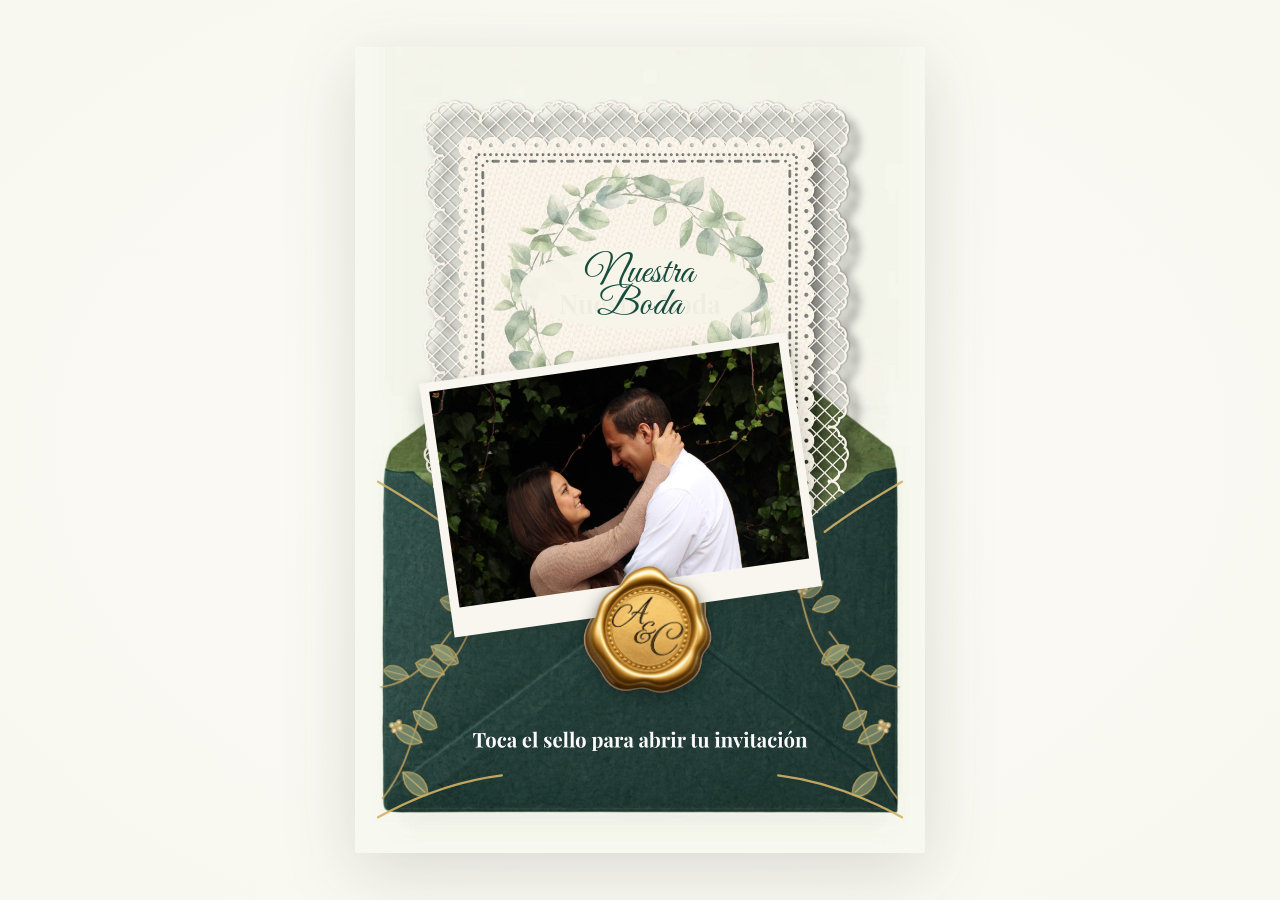
<file: index.html>
<!doctype html>
<html lang="es">
  <head>
    <meta charset="utf-8" />
    <meta name="viewport" content="width=device-width, initial-scale=1" />
    <meta name="theme-color" content="#f8f7f0" />
    <meta name="description" content="Toca el sello para abrir la invitación de Adriana y Cristian." />
    <title>Adriana &amp; Cristian · Toca el sello</title>
    <link rel="preconnect" href="https://fonts.googleapis.com" />
    <link rel="preconnect" href="https://fonts.gstatic.com" crossorigin />
    <link href="https://fonts.googleapis.com/css2?family=Great+Vibes&display=swap" rel="stylesheet" />
    <link rel="preload" as="image" href="assets/images/portada-sobre-arandelas.jpg" />
    <link rel="preload" as="image" href="assets/images/sello.png" />
    <link rel="preload" as="image" href="assets/images/foto-portada-optimizada.jpeg" fetchpriority="high" />
    <link rel="stylesheet" href="portada.css?v=20261119-portada-9" />
    <script src="portada.js?v=apertura-4" defer></script>
  </head>
  <body>
    <a class="skip-link" href="invitacion.html">Saltar la animación y abrir la invitación</a>
    <main class="entry-page">
      <div class="cover" id="portada">
        <img
          class="cover-art"
          src="assets/images/portada-sobre-arandelas.jpg"
          alt="Sobre verde botánico con una invitación de encaje, la fotografía de Adriana y Cristian y un sello dorado."
          width="990"
          height="1400"
          fetchpriority="high"
          draggable="false"
        />
        <div class="cover-title-patch" aria-hidden="true"><span>Nuestra</span><span>Boda</span></div>
        <svg class="envelope-foliage" viewBox="0 0 990 1400" preserveAspectRatio="none" aria-hidden="true">
          <defs>
            <clipPath id="side-foliage-area">
              <rect x="35" y="720" width="225" height="620"/>
              <rect x="730" y="720" width="225" height="620"/>
            </clipPath>
            <mask id="keep-photo-clear" maskUnits="userSpaceOnUse" x="0" y="0" width="990" height="1400">
              <rect width="990" height="1400" fill="#fff"/>
              <path d="M160 580 665 510 755 895 218 985Z" fill="#000"/>
            </mask>
            <g id="gold-leaf">
              <path d="M0 0C-18-28-51-31-63-10-46 15-20 17 0 0Z" fill="#95a27c" fill-opacity=".72" stroke="#cfad64" stroke-width="2.5"/>
              <path d="M-57-10Q-29-5 0 0" fill="none" stroke="#dfc27a" stroke-width="2" stroke-linecap="round"/>
            </g>
            <g id="gold-blossom" fill="#f1e7ca" stroke="#c5a45e" stroke-width="2">
              <circle cx="0" cy="0" r="6"/><circle cx="-7" cy="-2" r="4"/><circle cx="5" cy="-7" r="4"/><circle cx="7" cy="3" r="4"/><circle cx="-3" cy="7" r="4"/>
              <circle cx="0" cy="0" r="2.2" fill="#c5a45e"/>
            </g>
          </defs>
          <g fill="none" stroke="#d2b267" stroke-width="4" stroke-linecap="round" stroke-linejoin="round" opacity=".9">
            <path d="M40 755C100 790 145 820 174 842M282 908C320 932 370 955 405 965"/>
            <path d="M950 755C890 790 845 820 816 842M708 908C670 932 620 955 585 965"/>
            <path d="M40 1338C105 1302 175 1275 255 1265"/>
            <path d="M950 1338C885 1302 815 1275 735 1265"/>
          </g>
          <g clip-path="url(#side-foliage-area)" mask="url(#keep-photo-clear)" fill="none" stroke="#c1a25e" stroke-width="3" stroke-linecap="round" stroke-linejoin="round" opacity=".92">
            <path d="M48 1305C112 1224 95 1154 158 1080S205 950 245 858"/>
            <path d="M45 1112C103 1104 132 1063 166 1016"/>
            <use href="#gold-leaf" transform="translate(83 1260) rotate(212) scale(.9)"/>
            <use href="#gold-leaf" transform="translate(116 1208) rotate(18) scale(.86)"/>
            <use href="#gold-leaf" transform="translate(101 1154) rotate(205) scale(.78)"/>
            <use href="#gold-leaf" transform="translate(155 1090) rotate(12) scale(.84)"/>
            <use href="#gold-leaf" transform="translate(138 1040) rotate(207) scale(.8)"/>
            <use href="#gold-leaf" transform="translate(195 977) rotate(10) scale(.78)"/>
            <use href="#gold-leaf" transform="translate(177 928) rotate(204) scale(.72)"/>
            <use href="#gold-leaf" transform="translate(228 875) rotate(13) scale(.68)"/>
            <use href="#gold-leaf" transform="translate(93 1093) rotate(4) scale(.7)"/>
            <use href="#gold-leaf" transform="translate(132 1041) rotate(198) scale(.68)"/>
            <use href="#gold-blossom" transform="translate(71 1180)"/>
            <use href="#gold-blossom" transform="translate(212 943) scale(.8)"/>
            <g transform="translate(990 0) scale(-1 1)">
              <path d="M48 1305C112 1224 95 1154 158 1080S205 950 245 858"/>
              <path d="M45 1112C103 1104 132 1063 166 1016"/>
              <use href="#gold-leaf" transform="translate(83 1260) rotate(212) scale(.9)"/>
              <use href="#gold-leaf" transform="translate(116 1208) rotate(18) scale(.86)"/>
              <use href="#gold-leaf" transform="translate(101 1154) rotate(205) scale(.78)"/>
              <use href="#gold-leaf" transform="translate(155 1090) rotate(12) scale(.84)"/>
              <use href="#gold-leaf" transform="translate(138 1040) rotate(207) scale(.8)"/>
              <use href="#gold-leaf" transform="translate(195 977) rotate(10) scale(.78)"/>
              <use href="#gold-leaf" transform="translate(177 928) rotate(204) scale(.72)"/>
              <use href="#gold-leaf" transform="translate(228 875) rotate(13) scale(.68)"/>
              <use href="#gold-leaf" transform="translate(93 1093) rotate(4) scale(.7)"/>
              <use href="#gold-leaf" transform="translate(132 1041) rotate(198) scale(.68)"/>
              <use href="#gold-blossom" transform="translate(71 1180)"/>
              <use href="#gold-blossom" transform="translate(212 943) scale(.8)"/>
            </g>
          </g>
        </svg>
        <figure class="cover-photo-card">
          <img src="assets/images/foto-portada-optimizada.jpeg" alt="Adriana y Cristian abrazados bajo el follaje" width="1200" height="1800" fetchpriority="high" draggable="false" />
        </figure>
        <button class="seal-button" id="open-invitation" type="button" aria-label="Tocar el sello para abrir la invitación">
          <img class="seal-image" src="assets/images/sello.png" alt="" aria-hidden="true" draggable="false" />
          <span class="seal-light" aria-hidden="true"></span>
        </button>
        <p class="screen-reader-only" id="opening-status" role="status" aria-live="polite"></p>
      </div>
    </main>
  </body>
</html>
</file>
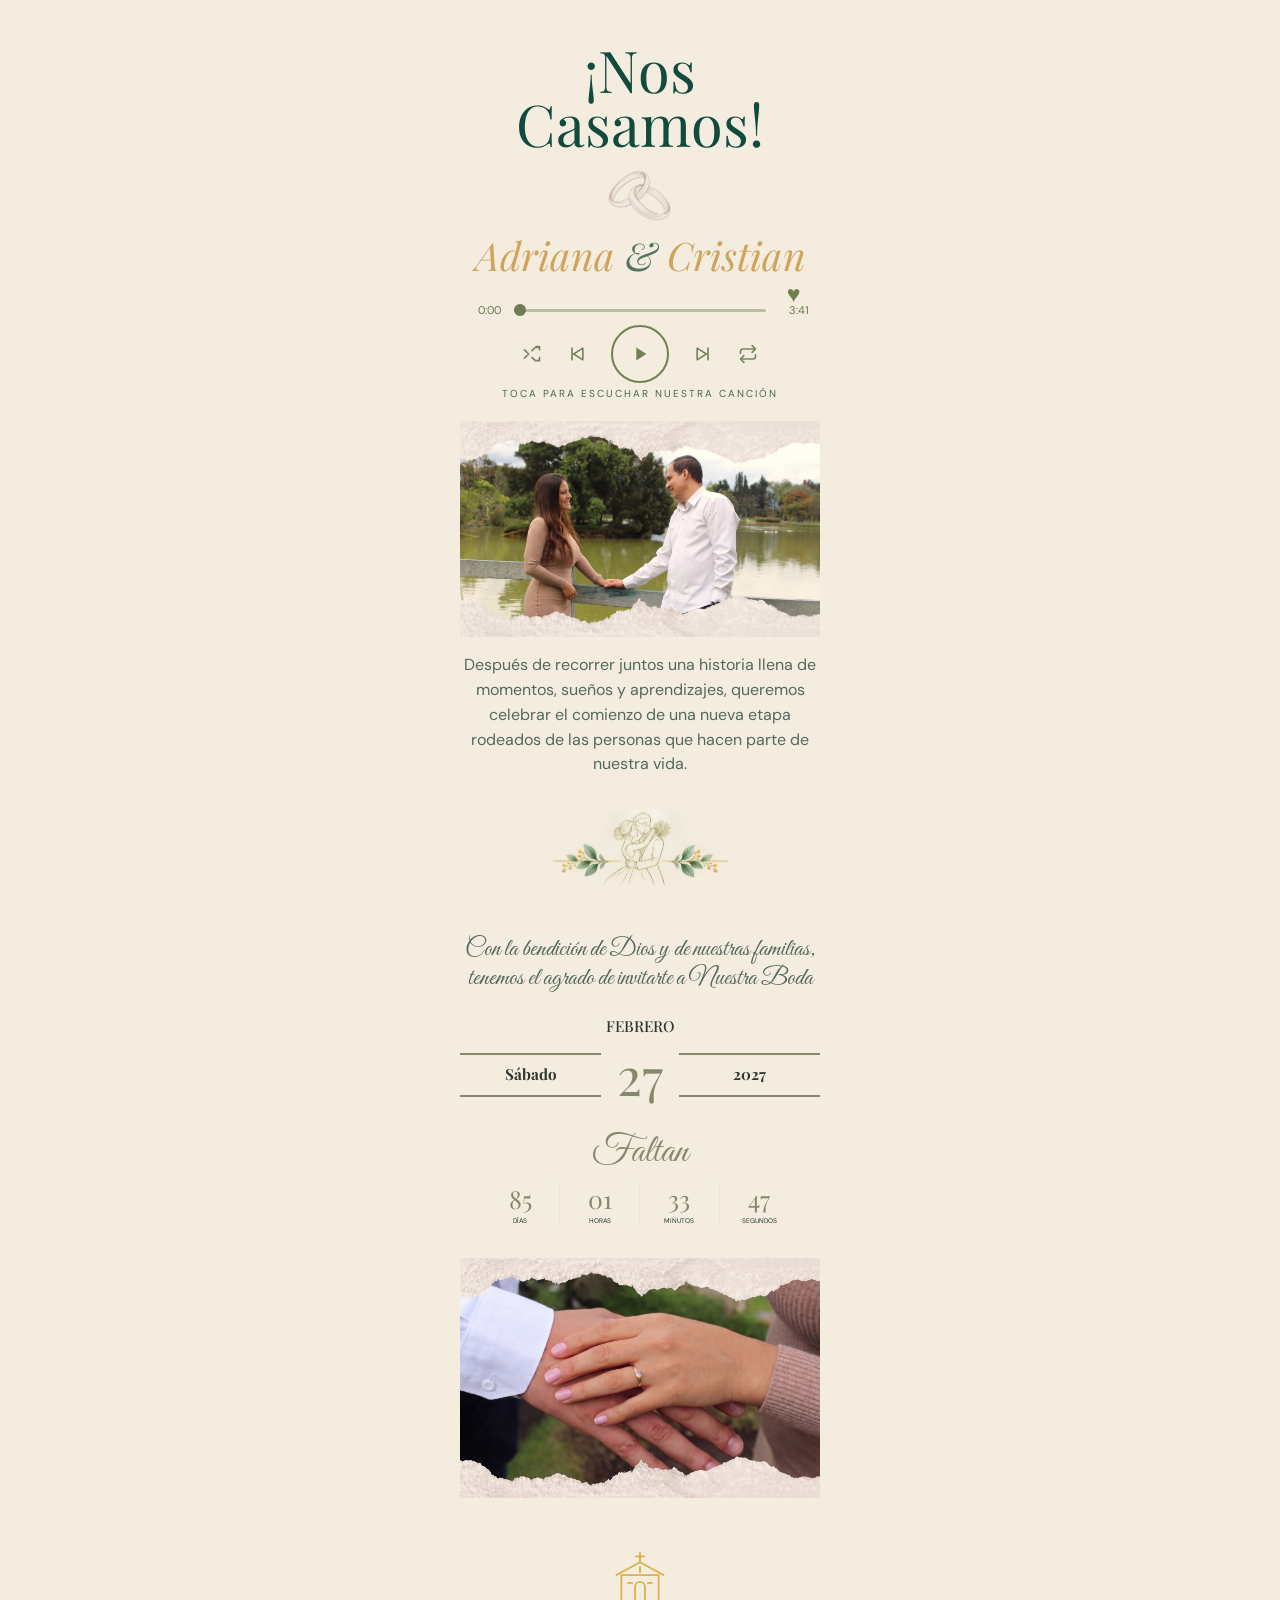
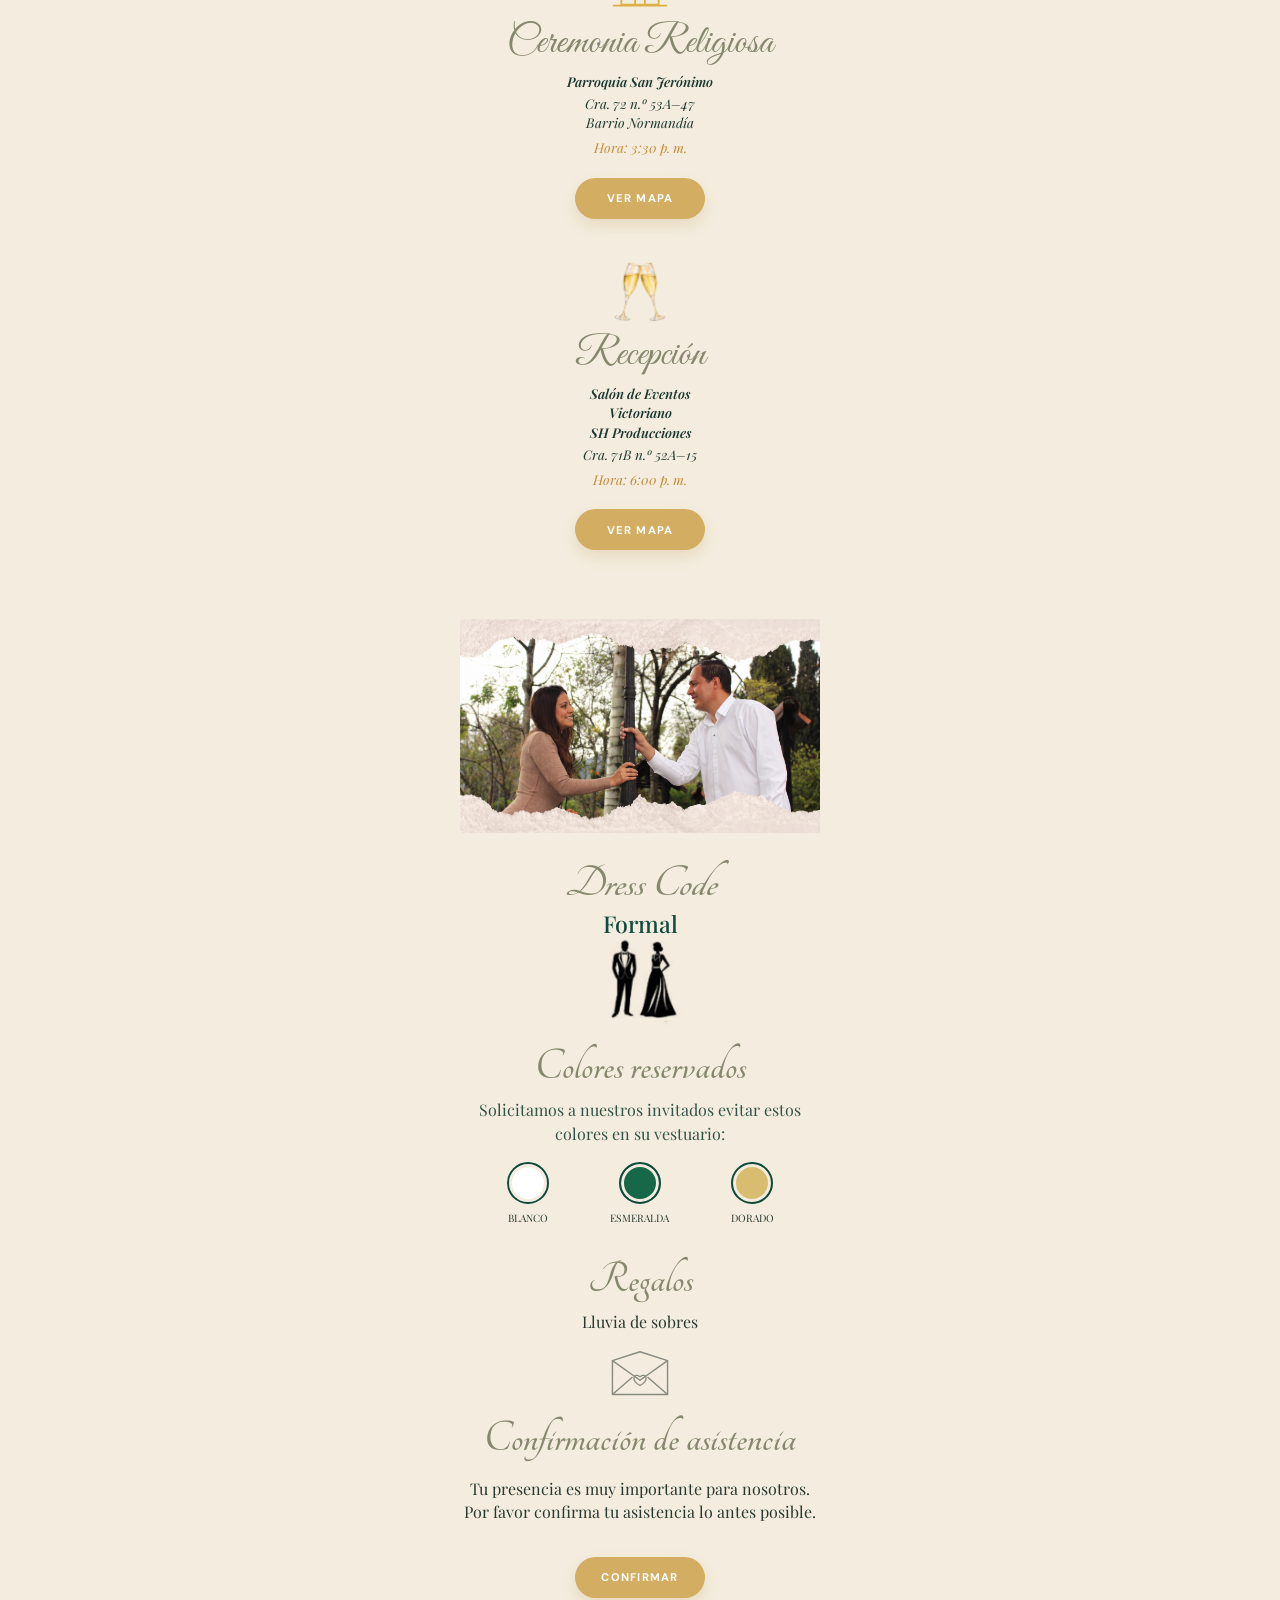
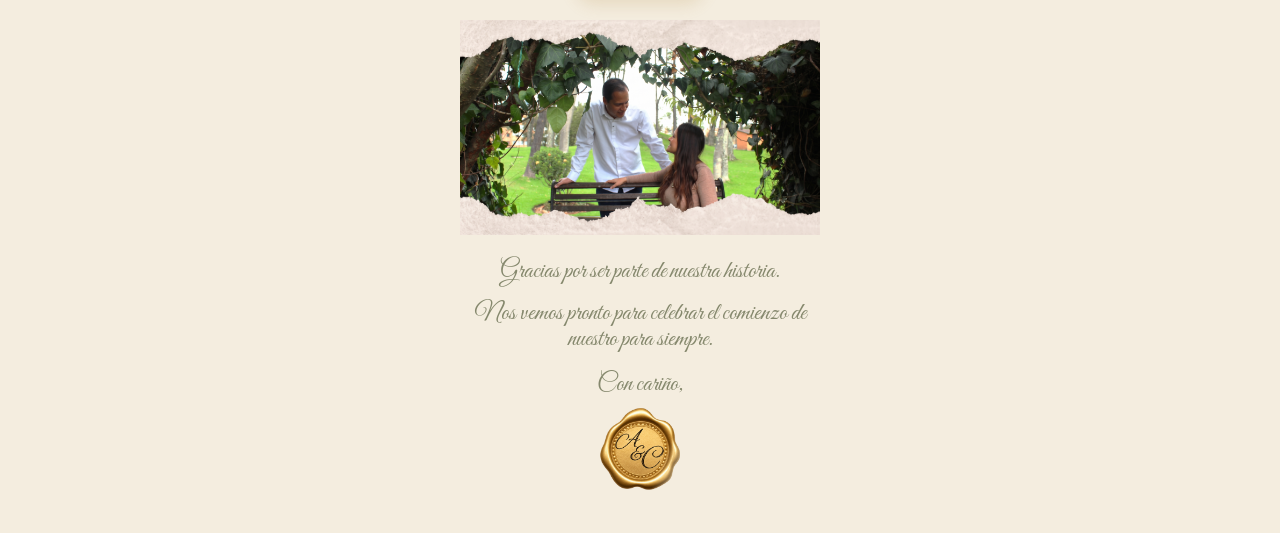
<file: invitacion.html>
<!doctype html>
<html lang="es">
  <head>
    <meta charset="utf-8" />
    <meta name="viewport" content="width=device-width, initial-scale=1" />
    <meta name="theme-color" content="#f4eddf" />
    <meta name="description" content="Adriana y Cristian se casan. Acompáñanos a celebrar este día tan especial el 27 de febrero de 2027." />
    <title>Adriana & Cristian · Nos casamos</title>
    <link rel="preconnect" href="https://fonts.googleapis.com" />
    <link rel="preconnect" href="https://fonts.gstatic.com" crossorigin />
    <link href="https://fonts.googleapis.com/css2?family=DM+Sans:wght@400;500;600;700&family=Great+Vibes&family=Playfair+Display:ital,wght@0,400;0,500;0,600;1,400;1,500&family=Tangerine:wght@400;700&display=swap" rel="stylesheet" />
    <link rel="stylesheet" href="styles.css?v=20261119-28" />
    <script src="script.js?v=55" defer></script>
  </head>
  <body>
    <a class="skip-link" href="#contenido">Saltar al contenido</a>
    <main class="invitation" id="contenido">
      <section class="cover" id="inicio" aria-labelledby="hero-title">
        <h1 id="hero-title"><span>¡Nos</span><span>Casamos!</span></h1>
        <img class="cover-rings" src="assets/images/anillos.png" alt="" />
        <p class="couple-names">Adriana <span>&</span> Cristian</p>

        <div class="music-player" aria-label="Reproductor de la canción de los novios">
          <span class="music-heart" aria-hidden="true">♥</span>
          <div class="music-timeline">
            <span class="music-time" id="song-elapsed">0:52</span>
            <input class="music-progress" id="song-progress" type="range" min="0" max="100" value="0" aria-label="Progreso de la canción" />
            <span class="music-time" id="song-duration">--:--</span>
          </div>
          <div class="music-controls" aria-label="Controles de reproducción">
            <button class="minor-control" id="music-shuffle" type="button" aria-label="Activar modo aleatorio" aria-pressed="false"><svg viewBox="0 0 24 24" aria-hidden="true"><path d="M17 3h4v4M3 17l5-5m4-4 4-4m1 0h4M3 7l5 5m4 4 4 4m1 0h4v-4"/></svg></button>
            <button class="minor-control" id="music-back" type="button" aria-label="Retroceder diez segundos"><svg viewBox="0 0 24 24" aria-hidden="true"><path d="M19 5v14L8 12l11-7ZM6 5v14"/></svg></button>
            <button class="music-button" id="music-toggle" type="button" aria-label="Reproducir canción" aria-pressed="false"><svg id="music-icon" viewBox="0 0 24 24" aria-hidden="true"><path d="m8 5 11 7-11 7z"/></svg></button>
            <button class="minor-control" id="music-forward" type="button" aria-label="Avanzar diez segundos"><svg viewBox="0 0 24 24" aria-hidden="true"><path d="M5 5v14l11-7L5 5Zm13 0v14"/></svg></button>
            <button class="minor-control" id="music-repeat" type="button" aria-label="Repetir canción" aria-pressed="false"><svg viewBox="0 0 24 24" aria-hidden="true"><path d="M17 2l4 4-4 4M3 11V9a3 3 0 0 1 3-3h15M7 22l-4-4 4-4m14-1v2a3 3 0 0 1-3 3H3"/></svg></button>
          </div>
          <p class="music-status" id="music-status" aria-live="polite">Toca para escuchar nuestra canción</p>
        </div>
        <audio id="wedding-song" preload="auto" playsinline src="assets/audio/por-toda-la-vida.mp3#t=52"></audio>

        <figure class="photo photo-cover"><img src="assets/images/pareja-lago.jpeg" alt="Adriana y Cristian juntos junto al lago" fetchpriority="high" /></figure>
        <p class="cover-intro">Después de recorrer juntos una historia llena de momentos, sueños y aprendizajes, queremos celebrar el comienzo de una nueva etapa rodeados de las personas que hacen parte de nuestra vida.</p>
        <img class="couple-illustration" src="assets/images/ilustracion-pareja.png" alt="" />
      </section>

      <section class="date-section" id="celebracion" aria-labelledby="date-title">
        <p class="invitation-words"><span class="blessing">Con la bendición de Dios y de nuestras familias,</span><br />tenemos el agrado de invitarte a Nuestra Boda</p>
        <p class="date-month">Febrero</p>
        <h2 id="date-title"><span class="date-weekday">Sábado</span><strong>27</strong><span class="date-year">2027</span></h2>
        <p class="date-month countdown-label">Faltan</p>
        <div class="countdown" aria-label="Cuenta regresiva para la boda">
          <div><strong id="days">—</strong><span>días</span></div>
          <div><strong id="hours">—</strong><span>horas</span></div>
          <div><strong id="minutes">—</strong><span>minutos</span></div>
          <div><strong id="seconds">—</strong><span>segundos</span></div>
        </div>

        <figure class="photo photo-countdown"><img src="assets/images/foto-anillo.jpeg" alt="El anillo de compromiso de Adriana en sus manos entrelazadas con Cristian" loading="lazy" /></figure>

        <article class="event-card" id="iglesia">
          <svg class="event-icon church-icon" viewBox="0 0 64 64" aria-hidden="true"><path d="M32 4v9M28 8h8M8 27l24-13 24 13M13 27h38v30H13zM27 57V39a5 5 0 0 1 10 0v18M20 35h4m16 0h4M32 19v5" fill="none" stroke="currentColor" stroke-linecap="round" stroke-linejoin="round" stroke-width="1.8"/><path d="M5 58h54" fill="none" stroke="currentColor" stroke-linecap="round" stroke-width="1.8"/></svg>
          <h3 class="event-section-title">Ceremonia Religiosa</h3>
          <p class="venue">Parroquia San Jerónimo</p>
          <p class="address">Cra. 72 n.º 53A–47<br />Barrio Normandía</p>
          <p class="event-time">Hora: 3:30 p. m.</p>
          <a class="button-map" data-link="church" href="#iglesia">Ver mapa</a>
        </article>

        <article class="event-card reception-card" id="recepcion">
          <img class="event-icon" src="assets/images/copas.png" alt="" />
          <h3 class="event-section-title">Recepción</h3>
          <p class="venue">Salón de Eventos<br />Victoriano<br />SH Producciones</p>
          <p class="address">Cra. 71B n.º 52A–15</p>
          <p class="event-time">Hora: 6:00 p. m.</p>
          <a class="button-map" data-link="reception" href="#recepcion">Ver mapa</a>
        </article>
      </section>

      <section class="attire-section" id="detalles" aria-labelledby="attire-title">
        <figure class="photo photo-attire"><img src="assets/images/pareja-arbol.jpeg" alt="Adriana y Cristian compartiendo una sonrisa en el parque" loading="lazy" /></figure>
        <h2 id="attire-title"><em>Dress Code</em><br /><span class="attire-formal">Formal</span><img class="attire-icon" src="assets/images/formal.png" alt="Pareja con vestimenta formal" /></h2>
        <h3 class="script-heading">Colores reservados</h3>
        <p class="attire-copy">Solicitamos a nuestros invitados evitar estos colores en su vestuario:</p>
        <div class="reserved-colors" aria-label="Colores reservados: blanco, esmeralda y dorado">
          <div class="reserved-color"><span class="swatch swatch-white"></span><p>Blanco</p></div>
          <div class="reserved-color"><span class="swatch swatch-emerald"></span><p>Esmeralda</p></div>
          <div class="reserved-color"><span class="swatch swatch-gold"></span><p>Dorado</p></div>
        </div>

        <div class="gift-note">
          <h3 class="script-heading">Regalos</h3>
          <p>Lluvia de sobres</p>
          <svg class="envelope-icon" viewBox="0 0 72 56" aria-hidden="true"><path d="M5 13 36 3l31 10v38H5zM5 13l31 22 31-22M5 51l22-19m40 19L45 32" fill="none" stroke="currentColor" stroke-linecap="round" stroke-linejoin="round" stroke-width="1.6"/><path d="M36 31c-7-5-11 4 0 10 11-6 7-15 0-10Z" fill="none" stroke="currentColor" stroke-width="1.4"/></svg>
        </div>
      </section>

      <section class="rsvp-section" id="confirmacion" aria-labelledby="rsvp-title">
        <h3 id="rsvp-title" class="script-heading rsvp-heading">Confirmación de asistencia</h3>
        <p class="rsvp-copy">Tu presencia es muy importante para nosotros.<br />Por favor confirma tu asistencia lo antes posible.</p>
        <a class="button-confirm" data-link="rsvp" href="#confirmacion">Confirmar</a>
        <figure class="photo photo-finale"><img src="assets/images/pareja-banca.jpeg" alt="Adriana y Cristian compartiendo un momento en una banca del parque" loading="lazy" /></figure>
        <p class="thank-you">Gracias por ser parte de nuestra historia.</p>
        <p class="thank-you-followup">Nos vemos pronto para celebrar el comienzo de nuestro para siempre.</p>
        <p class="with-love">Con cariño,</p>
        <span class="seal-shine">
          <img class="seal" src="assets/images/sello.png" alt="Sello dorado con las iniciales A y C" loading="lazy" />
        </span>
      </section>
    </main>
  </body>
</html>
</file>
<file: portada.css>
:root {
  color-scheme: light;
  --paper: #f8f7f0;
  --green: #174d3f;
  --sage: #b7cca4;
  --gold: #e6c66c;
  --sweep-time: .6s;
}

* { box-sizing: border-box; }

html,
body { min-height: 100%; }

body {
  min-height: 100vh;
  min-height: 100svh;
  margin: 0;
  display: grid;
  place-items: center;
  overflow-x: hidden;
  background:
    radial-gradient(ellipse at center, #fffdf7 0%, #faf9f3 46%, var(--paper) 100%);
  color: var(--green);
}

.entry-page {
  width: 100%;
  display: grid;
  place-items: center;
  padding: 14px 12px;
}

.cover {
  position: relative;
  width: min(100%, 570px);
  line-height: 0;
  isolation: isolate;
  filter: drop-shadow(0 18px 35px rgb(43 57 37 / 15%));
}

.cover-art {
  position: relative;
  z-index: 0;
  display: block;
  width: 100%;
  height: auto;
  aspect-ratio: 990 / 1400;
  border-radius: 2px;
  user-select: none;
  -webkit-user-drag: none;
}

.cover-title-patch {
  position: absolute;
  z-index: 1;
  top: 25%;
  left: 29%;
  width: 42%;
  height: 10%;
  display: grid;
  align-content: center;
  justify-items: center;
  border-radius: 50%;
  background: radial-gradient(ellipse, rgb(247 244 233 / 96%) 0 68%, rgb(247 244 233 / 78%) 84%, rgb(247 244 233 / 0%) 100%);
  color: #174d3f;
  font-family: "Great Vibes", cursive;
  font-size: clamp(1.6rem, 6vw, 2.5rem);
  line-height: .8;
  white-space: nowrap;
  text-align: center;
  pointer-events: none;
}

.cover-title-patch span { display: block; }

.cover-photo-card {
  position: absolute;
  z-index: 2;
  top: 38.5%;
  left: 14%;
  width: 65%;
  aspect-ratio: 1.45;
  margin: 0;
  padding: 1.5% 1.5% 5%;
  background: #f8f6ef;
  box-shadow: 0 7px 18px rgb(39 47 32 / 24%);
  transform: rotate(-8deg);
  pointer-events: none;
}

.cover-photo-card img { width: 100%; height: 100%; object-fit: cover; object-position: 50% 45%; }
.cover.is-opening .cover-photo-card { animation: card-lift .55s cubic-bezier(.2, .75, .3, 1) .2s both; }

.envelope-foliage {
  position: absolute;
  z-index: 1;
  inset: 0;
  width: 100%;
  height: 100%;
  pointer-events: none;
}

.seal-image {
  position: absolute;
  inset: 0;
  display: block;
  width: 100%;
  height: 100%;
  object-fit: contain;
  transform-origin: center;
  filter: drop-shadow(0 6px 10px rgba(0, 0, 0, .35)) drop-shadow(0 2px 3px rgba(60, 40, 10, .4));
  transition: transform .35s cubic-bezier(.34, 1.56, .64, 1), filter .3s ease;
  animation: seal-pulse 4s ease-in-out 1.2s infinite;
  will-change: transform, filter;
  pointer-events: none;
}

.lace-frame {
  position: absolute;
  z-index: 1;
  inset: 0;
  display: block;
  width: 100%;
  height: 100%;
  pointer-events: none;
  user-select: none;
}

.seal-button {
  position: absolute;
  z-index: 4;
  top: 72.15%;
  left: 51.5%;
  width: 24.6%;
  aspect-ratio: 1;
  transform: translate(-50%, -50%);
  padding: 0;
  overflow: visible;
  border: 0;
  border-radius: 50%;
  background: transparent;
  cursor: pointer;
  touch-action: manipulation;
  -webkit-tap-highlight-color: transparent;
}

.seal-button::after {
  position: absolute;
  z-index: 3;
  inset: 0;
  content: "";
  opacity: 0;
  pointer-events: none;
  background: linear-gradient(112deg, transparent 36%, rgb(255 250 221 / 78%) 49%, rgb(255 255 255 / 24%) 54%, transparent 66%);
  background-size: 230% 100%;
  -webkit-mask: url("assets/images/sello.png") center / contain no-repeat;
  mask: url("assets/images/sello.png") center / contain no-repeat;
  animation: seal-shimmer 4.2s ease-in-out 1.4s infinite;
}

.seal-button:hover .seal-image {
  animation: none;
  transform: scale(1.06) rotate(-3deg);
  filter: drop-shadow(0 12px 18px rgba(0, 0, 0, .4));
}

.seal-button:active .seal-image {
  animation: none;
  transform: scale(.95);
  filter: drop-shadow(0 2px 4px rgba(0, 0, 0, .5));
}

.seal-button:focus-visible {
  outline: 3px solid #fff8d8;
  outline-offset: 4px;
  box-shadow: 0 0 0 7px rgb(23 77 63 / 75%);
}

.seal-button:disabled { cursor: wait; }

.seal-light {
  position: absolute;
  pointer-events: none;
  opacity: 0;
}

.seal-light {
  z-index: 2;
  inset: -9%;
  border-radius: 50%;
  background: conic-gradient(
    from 0deg,
    #fffbe7 0deg,
    #fffbe7 5deg,
    #f4dc91 12deg,
    #d4e4bd 20deg,
    rgb(255 251 231 / 52%) 28deg,
    transparent 40deg 360deg
  );
  -webkit-mask: radial-gradient(farthest-side, transparent calc(100% - 8px), #000 calc(100% - 5px));
  mask: radial-gradient(farthest-side, transparent calc(100% - 8px), #000 calc(100% - 5px));
  filter: none;
  transform: rotate(0deg);
  will-change: transform;
}

.seal-button.is-opening .seal-light {
  opacity: 1;
  animation: seal-spin var(--sweep-time) linear both;
}

.seal-button.is-opening::after { animation: none; opacity: 0; }
.cover.is-opening .seal-image { animation: seal-lift .36s cubic-bezier(.2, .75, .3, 1) both; }

.skip-link {
  position: fixed;
  z-index: 5;
  top: 12px;
  left: 12px;
  padding: 10px 14px;
  transform: translateY(-160%);
  border-radius: 999px;
  background: #174d3f;
  color: #fffdf7;
  font: 600 14px/1.3 system-ui, sans-serif;
  text-decoration: none;
}

.skip-link:focus {
  transform: translateY(0);
  outline: 3px solid #e6c66c;
  outline-offset: 3px;
}

.screen-reader-only {
  position: absolute;
  width: 1px;
  height: 1px;
  padding: 0;
  margin: -1px;
  overflow: hidden;
  clip: rect(0, 0, 0, 0);
  white-space: nowrap;
  border: 0;
}

@keyframes seal-spin {
  from { transform: rotate(0deg); }
  to { transform: rotate(360deg); }
}

@keyframes seal-pulse {
  0%, 86%, 100% { transform: scale(1); }
  92% { transform: scale(1.035); }
}

@keyframes seal-shimmer {
  0%, 75%, 100% { opacity: 0; background-position: 120% 0; }
  80% { opacity: .7; }
  96% { opacity: .62; background-position: -120% 0; }
}

@keyframes seal-lift {
  0% { opacity: 1; transform: scale(1) rotate(0); }
  48% { opacity: 1; transform: translateY(-4px) scale(1.25) rotate(15deg); }
  100% { opacity: 0; transform: translateY(-14px) scale(1.25) rotate(15deg); }
}

@keyframes card-lift {
  from { transform: rotate(-8deg); }
  to { transform: rotate(-8deg) translateY(-20px) scale(1.03); }
}

@media (max-width: 420px) {
  .entry-page { padding: 8px 7px; }
  .cover { width: 100%; }
}

@media (max-height: 720px) and (min-width: 600px) {
  .cover { width: auto; height: calc(100svh - 24px); }
  .cover-art { width: auto; height: 100%; }
}

@media (prefers-reduced-motion: reduce) {
  .seal-image, .seal-button::after { animation: none !important; }
  .seal-image { transition: none; }
  .cover.is-opening .cover-photo-card, .cover.is-opening .seal-image { animation-duration: .01ms !important; }
}
</file>
<file: styles.css>
:root {
  color-scheme: light;
  --paper: #f4eddf;
  --green: #104b3d;
  --green-soft: #557362;
  --gold: #cba45e;
  --gold-dark: #b48a45;
  --ink: #31362f;
  --muted: #77766a;
  --date-olive: #85886d;
  --reserved-ink: #26382f;
  --serif: "Playfair Display", Georgia, serif;
  --display: "Playfair Display", Georgia, serif;
  --sans: "DM Sans", Arial, sans-serif;
  --script: "Tangerine", cursive;
  font-family: var(--serif);
  color: var(--green);
  background: var(--paper);
  scroll-behavior: smooth;
}

* { box-sizing: border-box; }
body { min-width: 320px; margin: 0; background: var(--paper); }
img { display: block; max-width: 100%; }
a { color: inherit; }
.skip-link { position: fixed; z-index: 5; top: 1rem; left: 1rem; padding: .7rem 1rem; transform: translateY(-160%); background: white; color: var(--green); font-family: var(--sans); }
.skip-link:focus { transform: translateY(0); }
.invitation { width: min(100%, 430px); min-height: 100vh; margin: 0 auto; overflow: hidden; background: var(--paper); box-shadow: none; text-align: center; }
.cover, .date-section, .attire-section, .rsvp-section { padding-right: clamp(1.5rem, 7vw, 2.4rem); padding-left: clamp(1.5rem, 7vw, 2.4rem); }
.cover { padding-top: 2.5rem; }
.eyebrow { margin: 0; color: var(--green-soft); font-family: var(--sans); font-size: .59rem; font-weight: 600; letter-spacing: .18em; line-height: 1.7; }
h1, h2, h3, p { margin-top: 0; }
h1 { margin: .1rem 0 .35rem; display: grid; color: var(--green); font-family: var(--display); font-size: clamp(3rem, 12vw, 3.6rem); font-weight: 400; letter-spacing: 0; line-height: .95; }
h1 span { display: block; }
.cover-rings { width: 100px; height: 76px; margin: .2rem auto .15rem; object-fit: contain; }
.couple-names { margin: 0 0 .55rem; color: #d0a45c; font-family: var(--serif); font-size: clamp(2rem, 7.5vw, 2.45rem); font-style: italic; font-weight: 400; line-height: 1.05; white-space: nowrap; }
.couple-names span, .footer-names span { color: var(--green-soft); }

.music-player { position: relative; width: min(100%, 350px); margin: .2rem auto 1.1rem; padding: 1.15rem .35rem .25rem; color: #6e7b53; font-family: var(--sans); }
.music-heart { position: absolute; top: -.1rem; right: .9rem; color: #70804f; font-size: 1.45rem; line-height: 1; }
.music-timeline { display: grid; grid-template-columns: 38px 1fr 38px; align-items: center; gap: .35rem; }
.music-time { color: #68784f; font-variant-numeric: tabular-nums; font-family: var(--sans); font-size: .7rem; }
.music-time:last-child { text-align: right; }
.music-progress { width: 100%; height: 3px; margin: 0; appearance: none; border-radius: 99px; background: linear-gradient(to right, #6e7b53 0%, #6e7b53 var(--progress, 0%), #b8bea4 var(--progress, 0%), #b8bea4 100%); cursor: pointer; }
.music-progress::-webkit-slider-thumb { width: 12px; height: 12px; appearance: none; border: 0; border-radius: 50%; background: #6e7b53; }
.music-progress::-moz-range-thumb { width: 12px; height: 12px; border: 0; border-radius: 50%; background: #6e7b53; }
.music-controls { margin: .45rem auto .25rem; display: flex; justify-content: center; align-items: center; gap: clamp(.8rem, 4vw, 1.35rem); }
.minor-control { width: 24px; height: 32px; padding: 0; display: grid; place-items: center; border: 0; background: transparent; color: #788563; cursor: pointer; }
.minor-control svg { width: 20px; height: 20px; fill: none; stroke: currentColor; stroke-linecap: round; stroke-linejoin: round; stroke-width: 2; }
.minor-control[aria-pressed="true"] { color: var(--green); }
.music-button { width: 58px; height: 58px; display: grid; place-items: center; border: 2px solid #718055; border-radius: 50%; background: transparent; color: #718055; cursor: pointer; transition: background .2s, color .2s, transform .2s; }
.music-button:hover { transform: scale(1.04); background: #718055; color: white; }
.music-button svg { width: 22px; height: 22px; fill: currentColor; }
.music-button[aria-pressed="true"] svg { width: 20px; height: 20px; }
.music-status { margin: .25rem 0 0; color: #426857; font-family: var(--sans); font-size: .63rem; letter-spacing: .2em; text-align: center; text-transform: uppercase; }
#wedding-song { display: none; }

.photo { width: 100%; margin: 0 auto; }
.photo img { width: 100%; height: auto; }
.photo-cover { margin: .35rem auto 1rem; }
.cover-intro { max-width: 365px; margin: 0 auto 1rem; color: #53685e; font-family: var(--sans); font-size: 1rem; line-height: 1.55; }
.couple-illustration { width: min(235px, 100%); height: 112px; margin: .2rem auto .65rem; object-fit: contain; }

.date-section { padding-top: 1.3rem; padding-bottom: 2rem; }
.invitation-words { max-width: 350px; margin: 0 auto 1.45rem; color: #53685e; font-family: "Great Vibes", cursive; font-size: 1.55rem; font-weight: 400; line-height: 1.14; }
.date-month { margin: 0 auto .35rem; color: var(--green); font-family: var(--serif); font-size: .95rem; font-weight: 500; text-transform: uppercase; }
.date-section > .date-month:not(.countdown-label) { margin-bottom: .8rem; color: var(--ink); }
.date-section > h2 { width: min(100%, 370px); margin: 0 auto 2rem; display: grid; grid-template-columns: minmax(0, 1fr) auto minmax(0, 1fr); align-items: center; gap: clamp(.55rem, 3vw, 1rem); color: var(--date-olive); font-family: var(--serif); line-height: 1.12; }
.date-section > h2 span { position: relative; min-width: 0; min-height: 2.7rem; padding: 0; display: flex; justify-content: center; align-items: center; border: 0; color: var(--ink); font-size: .95rem; font-style: normal; }
.date-section > h2 span::before, .date-section > h2 span::after { position: absolute; right: 0; left: 0; height: 2px; background: var(--date-olive); content: ""; }
.date-section > h2 span::before { top: 0; }
.date-section > h2 span::after { bottom: 0; }
.date-section > h2 strong { color: var(--date-olive); font-size: 3.25rem; font-weight: 400; line-height: 1; }
.date-section > .countdown-label { margin: 1.7rem auto .15rem; color: var(--date-olive); font-family: "Great Vibes", cursive; font-size: 2.45rem; font-weight: 400; letter-spacing: 0; line-height: 1; text-transform: none; }
.countdown { max-width: 325px; margin: 0 auto 1.8rem; padding: .45rem .2rem .3rem; display: grid; grid-template-columns: repeat(4, 1fr); background: transparent; }
.countdown div { display: grid; gap: .05rem; border-right: 1px solid #e8e4d7; }
.countdown div:last-child { border: 0; }
.countdown strong { color: var(--date-olive); font-family: var(--serif); font-size: 1.55rem; font-weight: 400; }
.countdown span { color: var(--reserved-ink); font-family: var(--sans); font-size: .42rem; text-transform: uppercase; }
.photo-countdown { margin: 1.2rem auto 1.8rem; }
.event-card { margin: 0 auto; padding: 1.3rem .8rem 1.65rem; background: var(--paper); box-shadow: none; }
#iglesia { background: var(--paper); box-shadow: none; }
.event-icon { width: 68px; height: 66px; margin: 0 auto .2rem; object-fit: contain; }
.church-icon { padding: .1rem; color: #dcb044; }
.event-card .eyebrow { color: var(--green); font-family: var(--serif); font-size: 1.08rem; font-weight: 600; letter-spacing: 0; }
.event-card h3 { margin: .15rem 0 .55rem; color: var(--green); font-family: var(--serif); font-size: 1.2rem; font-weight: 600; }
.event-card .event-section-title { margin: .15rem auto .55rem; color: var(--date-olive); font-family: "Great Vibes", cursive; font-size: 2.5rem; font-weight: 400; line-height: 1; }
.event-card p:not(.eyebrow) { margin: .15rem auto; color: #1d3830; font-family: var(--serif); font-size: .84rem; font-style: italic; line-height: 1.45; }
.event-card .venue { font-weight: 600; }
.event-card .event-time { margin-top: .35rem !important; color: #c38c35 !important; }
.button-map, .button-confirm { min-width: 130px; min-height: 41px; margin: 1.1rem auto 0; padding: .78rem 1.2rem; display: inline-flex; justify-content: center; align-items: center; border: 0; border-radius: 99px; background: #d3ad61; box-shadow: 0 7px 16px #b38c4733; color: #fff; font-family: var(--sans); font-size: .7rem; font-weight: 700; letter-spacing: .11em; text-decoration: none; text-transform: uppercase; transition: transform .2s, background .2s; }
.button-map:hover, .button-confirm:hover { transform: translateY(-2px); background: #bb9449; }
.reception-card { padding-top: .3rem; padding-bottom: 1.9rem; background: transparent; box-shadow: none; }
.reception-card .event-icon { width: 78px; height: 82px; }

.attire-section { padding-top: .4rem; padding-bottom: .5rem; }
.photo-attire { margin: 0 auto 1.7rem; }
.attire-section > .eyebrow { color: #c28e3c; }
.attire-section > h2 { margin: .45rem 0 .4rem; color: var(--green); font-family: var(--serif); font-size: 1.8rem; font-weight: 500; line-height: 1.05; }
.attire-section > h2 em { color: var(--date-olive); font-family: var(--script); font-size: 2.9rem; font-weight: 700; }
.attire-formal { display: block; margin-top: .15rem; font-size: 1.45rem; }
.attire-icon { display: block; width: 106px; height: 92px; margin: .15rem auto .1rem; object-fit: contain; mix-blend-mode: multiply; }
.attire-copy { margin: .55rem auto; color: #305348; font-size: 1rem; line-height: 1.5; }
.script-heading { margin: 1.05rem 0 .35rem; color: var(--date-olive); font-family: var(--script); font-size: 2.9rem; font-weight: 700; line-height: .9; }
.reserved-colors { max-width: 330px; margin: 1rem auto 2.2rem; display: grid; grid-template-columns: repeat(3, 1fr); gap: .4rem; }
.reserved-color { margin: 0; display: grid; justify-items: center; gap: .45rem; }
.swatch { width: 42px; height: 42px; border: 2px solid var(--green); border-radius: 50%; box-shadow: inset 0 0 0 3px var(--paper); }
.swatch-white { background: #fff; }
.swatch-emerald { background: #176749; }
.swatch-gold { background: #d8bd70; }
.reserved-color p { margin: 0; color: #26382f; font-family: var(--serif); font-size: .64rem; text-transform: uppercase; }
.gift-note > p { margin: .55rem 0 .1rem; color: var(--reserved-ink); font-size: 1rem; }
.gift-note .script-heading { margin-top: 0; }
.envelope-icon { width: 64px; height: 50px; margin: 1rem auto 0; color: #888a80; }

.rsvp-section { padding-top: .5rem; padding-bottom: 2.2rem; }
.rsvp-section > .rsvp-heading { margin: 0 0 1rem; }
.rsvp-section > .rsvp-copy { margin: 0 auto 1rem; color: var(--reserved-ink); font-family: var(--serif); font-size: 1rem; line-height: 1.45; }
.photo-finale { margin: 1.4rem auto 1.5rem; }
.thank-you { margin: 0 auto 1rem; color: var(--date-olive); font-family: "Great Vibes", cursive; font-size: 1.55rem; font-weight: 400; line-height: 1.05; }
.thank-you-followup { margin: 0 auto 1rem; color: var(--date-olive); font-family: "Great Vibes", cursive; font-size: 1.55rem; font-weight: 400; line-height: 1.05; }
.with-love { margin: 0; color: var(--date-olive); font-family: "Great Vibes", cursive; font-size: 1.55rem; font-weight: 400; }
.footer-names { margin: -.1rem 0 .1rem; color: #145340; font-family: var(--script); font-size: 2.45rem; font-weight: 700; }
.seal-shine { position: relative; width: 95px; height: 95px; margin: .2rem auto 0; display: block; }
.seal { width: 100%; height: 100%; margin: 0; object-fit: contain; animation: footer-seal-pulse 3s ease-in-out infinite; }
.seal-shine::after { position: absolute; inset: 0; content: ""; pointer-events: none; background: linear-gradient(112deg, transparent 36%, rgb(255 250 221 / 78%) 49%, rgb(255 255 255 / 24%) 54%, transparent 66%); background-size: 230% 100%; -webkit-mask: url("assets/images/sello.png") center / contain no-repeat; mask: url("assets/images/sello.png") center / contain no-repeat; animation: footer-seal-shimmer 3s ease-in-out infinite; }
@keyframes footer-seal-pulse { 0%, 86%, 100% { transform: scale(1); } 92% { transform: scale(1.035); } }
@keyframes footer-seal-shimmer { 0%, 75%, 100% { opacity: 0; background-position: 120% 0; } 80% { opacity: .7; } 96% { opacity: .62; background-position: -120% 0; } }

.petal-layer { position: fixed; z-index: 20; inset: 0; overflow: hidden; pointer-events: none; }
.falling-petal { position: absolute; top: -28px; left: var(--petal-left); width: var(--petal-width); height: calc(var(--petal-width) * 1.35); border-radius: 85% 10% 85% 10%; background: var(--petal-color); opacity: 0; filter: drop-shadow(0 1px 1px #244b321c); animation: petal-fall var(--petal-duration) linear var(--petal-delay) infinite; }
@keyframes petal-fall {
  0% { transform: translate3d(0, -5vh, 0) rotate(0deg); opacity: 0; }
  12% { opacity: .58; }
  80% { opacity: .5; }
  100% { transform: translate3d(var(--petal-drift), 110vh, 0) rotate(560deg); opacity: 0; }
}

@media (min-width: 600px) {
  .invitation { margin-block: 0; }
  .cover, .date-section, .attire-section, .rsvp-section { padding-right: 2.2rem; padding-left: 2.2rem; }
}
@media (max-width: 360px) {
  .cover, .date-section, .attire-section, .rsvp-section { padding-right: 1.15rem; padding-left: 1.15rem; }
  .couple-names { font-size: 2.35rem; }
  .countdown strong { font-size: 1.35rem; }
}
@media (prefers-reduced-motion: reduce) {
  *, *::before, *::after { scroll-behavior: auto !important; transition-duration: .01ms !important; }
  .petal-layer { display: none; }
  .seal, .seal-shine::after { animation: none !important; }
}
</file>
